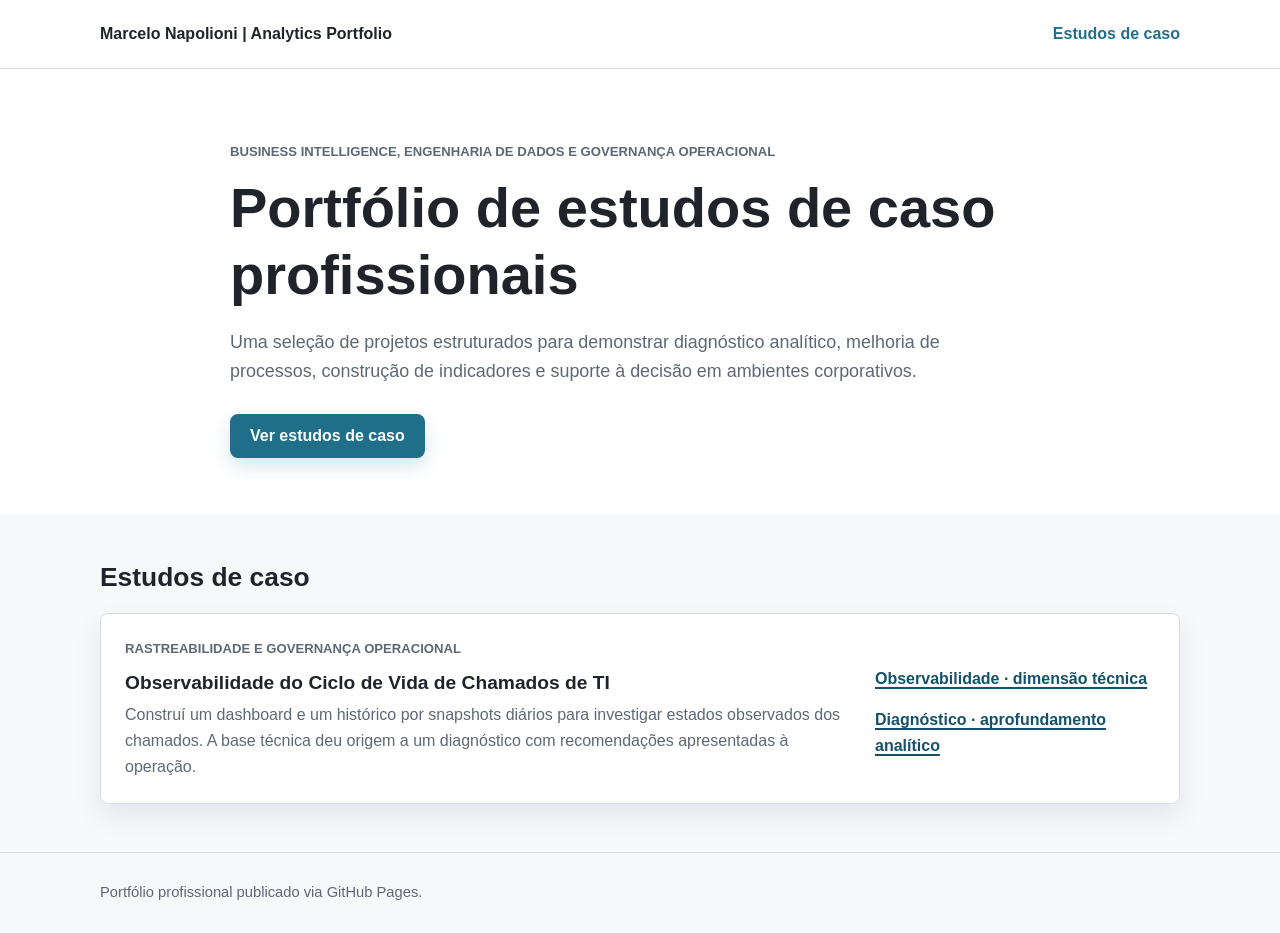
<file: index.html>
<!doctype html>
<html lang="pt-BR">
  <head>
    <meta charset="utf-8">
    <meta name="viewport" content="width=device-width, initial-scale=1">
    <title>Marcelo Napolioni | Analytics Portfolio</title>
    <meta
      name="description"
      content="Portfólio profissional com estudos de caso em Business Intelligence, Engenharia de Dados, Processos de TI e Governança Operacional."
    >
    <link rel="stylesheet" href="css/styles.css">
  </head>
  <body>
    <header class="site-header">
      <nav class="container nav" aria-label="Navegação principal">
        <a class="brand" href="index.html">Marcelo Napolioni | Analytics Portfolio</a>
        <a class="nav-link" href="#estudos-de-caso">Estudos de caso</a>
      </nav>
    </header>

    <main>
      <section class="hero">
        <div class="container hero-content">
          <p class="eyebrow">Business Intelligence, Engenharia de Dados e Governança Operacional</p>
          <h1>Portfólio de estudos de caso profissionais</h1>
          <p class="lead">
            Uma seleção de projetos estruturados para demonstrar diagnóstico analítico,
            melhoria de processos, construção de indicadores e suporte à decisão em
            ambientes corporativos.
          </p>
          <a class="button" href="#estudos-de-caso">
            Ver estudos de caso
          </a>
        </div>
      </section>

      <section class="section" id="estudos-de-caso">
        <div class="container">
          <h2>Estudos de caso</h2>
          <article class="case-card">
            <div>
              <p class="eyebrow">Rastreabilidade e Governança Operacional</p>
              <h3>Observabilidade do Ciclo de Vida de Chamados de TI</h3>
              <p>
                Construí um dashboard e um histórico por snapshots diários para
                investigar estados observados dos chamados. A base técnica deu
                origem a um diagnóstico com recomendações apresentadas à operação.
              </p>
            </div>
            <div class="case-links" aria-label="Duas dimensões do mesmo projeto">
              <a class="text-link" href="cases/observabilidade-chamados-ti.html">Observabilidade · dimensão técnica</a>
              <a class="text-link" href="cases/diagnostico-operacional-ti.html">Diagnóstico · aprofundamento analítico</a>
            </div>
          </article>
        </div>
      </section>
    </main>

    <footer class="site-footer">
      <div class="container">
        <p>Portfólio profissional publicado via GitHub Pages.</p>
      </div>
    </footer>
  </body>
</html>
</file>
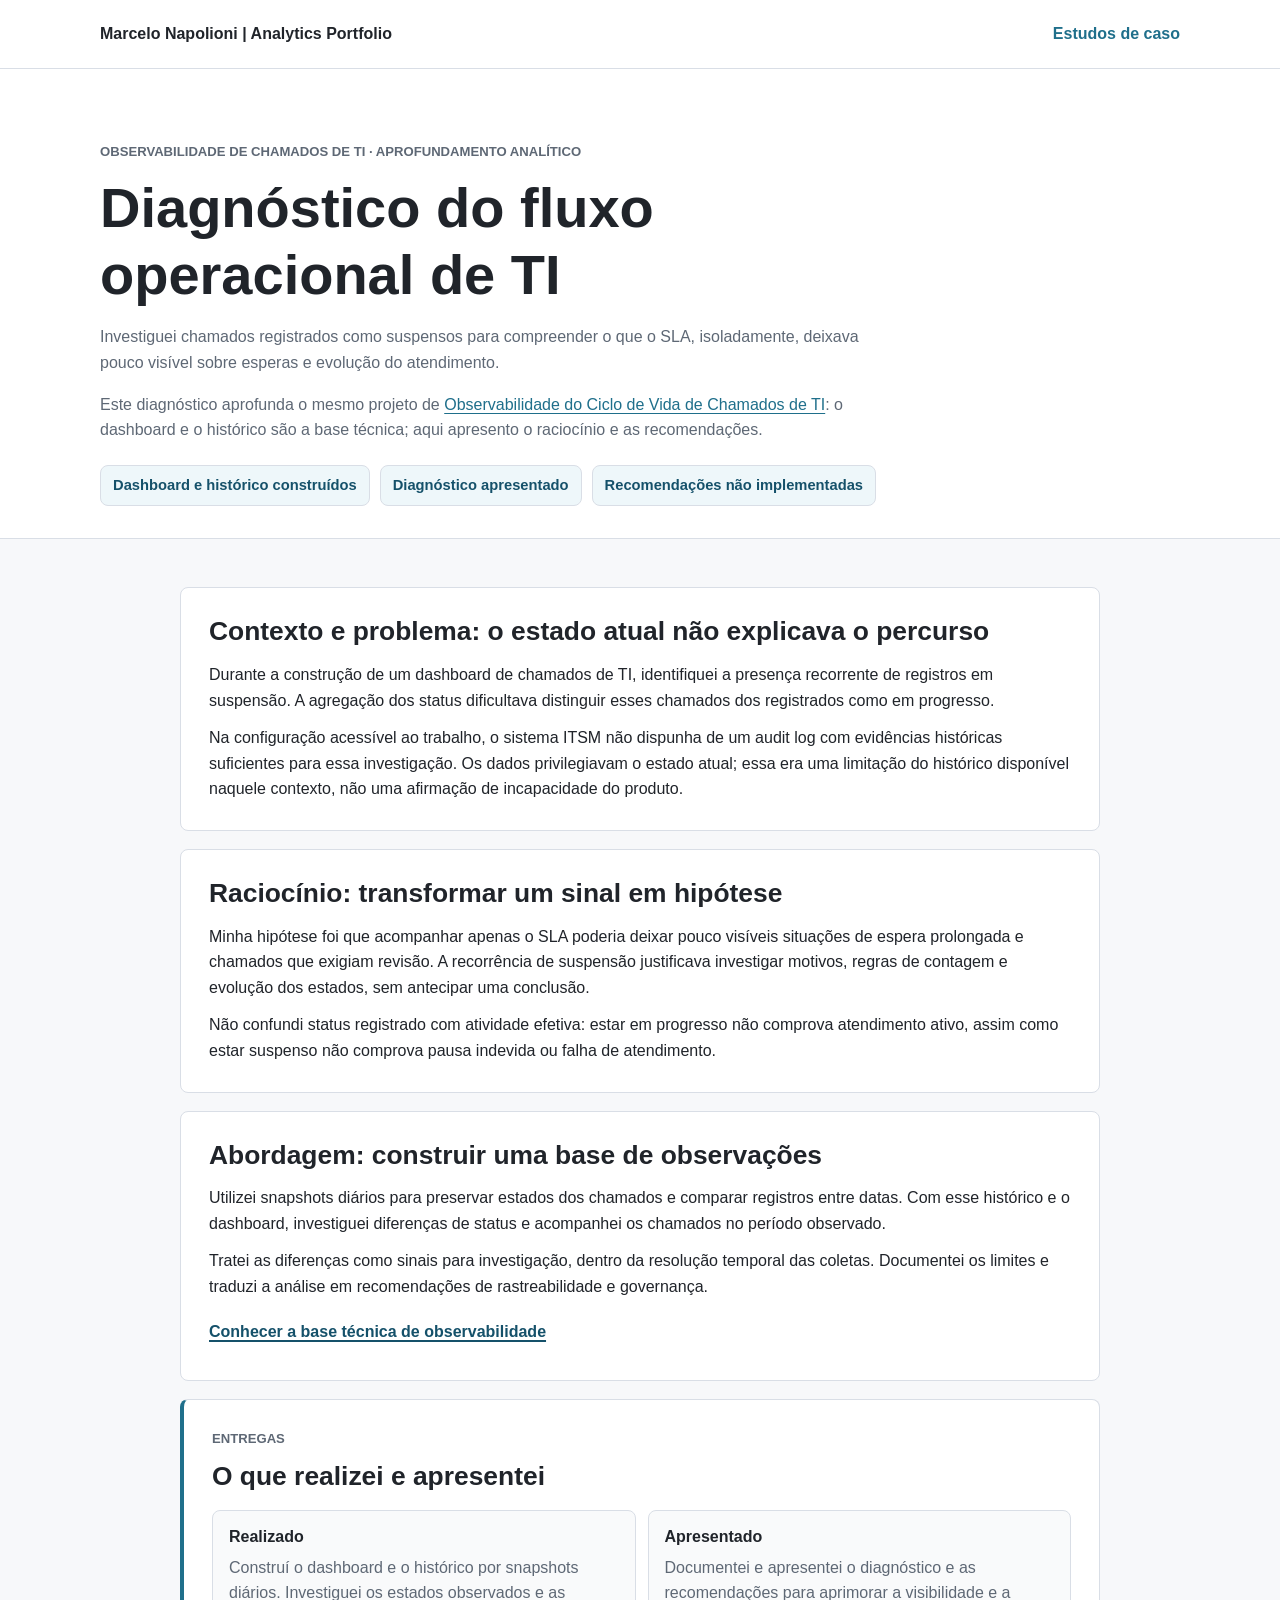
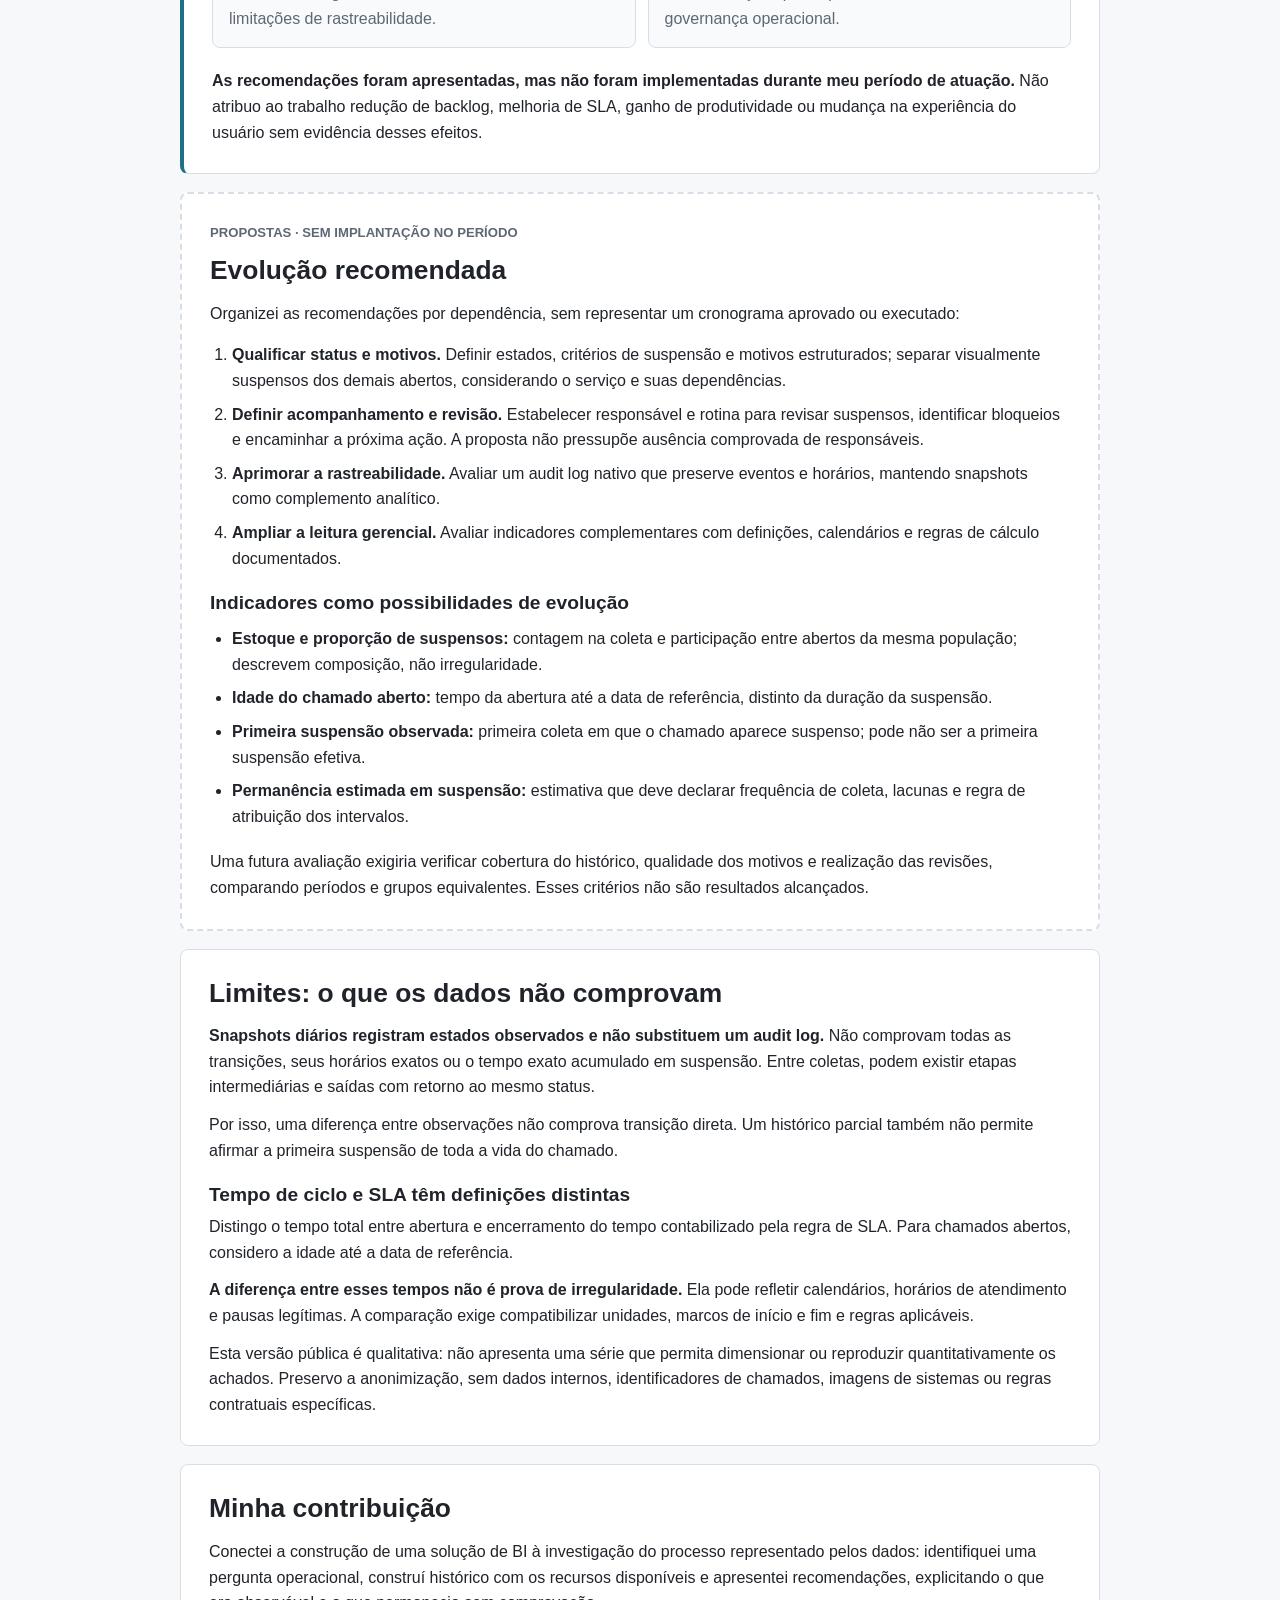
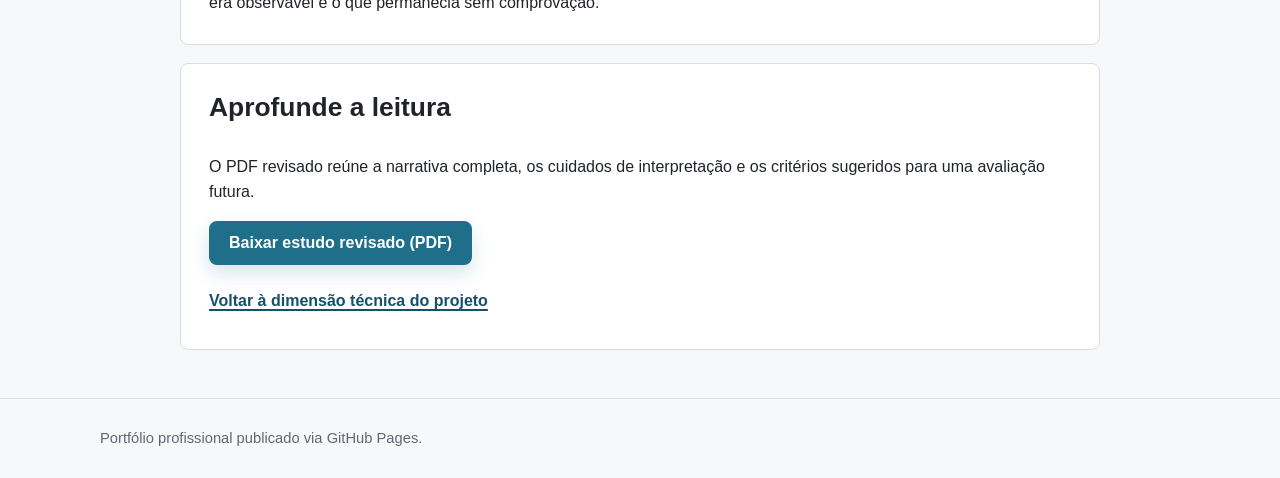
<file: cases/diagnostico-operacional-ti.html>
<!doctype html>
<html lang="pt-BR">
  <head>
    <meta charset="utf-8">
    <meta name="viewport" content="width=device-width, initial-scale=1">
    <title>Diagnóstico do Fluxo Operacional de TI | Marcelo Napolioni | Analytics Portfolio</title>
    <meta
      name="description"
      content="Aprofundamento analítico do projeto de observabilidade: raciocínio, estados observados, entregas, recomendações e limites da evidência."
    >
    <link rel="stylesheet" href="../css/styles.css">
  </head>
  <body>
    <header class="site-header">
      <nav class="container nav" aria-label="Navegação principal">
        <a class="brand" href="../index.html">Marcelo Napolioni | Analytics Portfolio</a>
        <a class="nav-link" href="../index.html#estudos-de-caso">Estudos de caso</a>
      </nav>
    </header>

    <main>
      <section class="page-title">
        <div class="container">
          <p class="eyebrow">Observabilidade de chamados de TI · Aprofundamento analítico</p>
          <h1>Diagnóstico do fluxo operacional de TI</h1>
          <p>Investiguei chamados registrados como suspensos para compreender o que o SLA, isoladamente, deixava pouco visível sobre esperas e evolução do atendimento.</p>
          <p>Este diagnóstico aprofunda o mesmo projeto de <a href="observabilidade-chamados-ti.html">Observabilidade do Ciclo de Vida de Chamados de TI</a>: o dashboard e o histórico são a base técnica; aqui apresento o raciocínio e as recomendações.</p>
          <div class="highlight-row" aria-label="Escopo do trabalho">
            <span>Dashboard e histórico construídos</span>
            <span>Diagnóstico apresentado</span>
            <span>Recomendações não implementadas</span>
          </div>
        </div>
      </section>
      <section class="section case-study" aria-label="Relato do diagnóstico">
        <div class="container case-content">
          <section class="case-section">
            <h2>Contexto e problema: o estado atual não explicava o percurso</h2>
            <p>Durante a construção de um dashboard de chamados de TI, identifiquei a presença recorrente de registros em suspensão. A agregação dos status dificultava distinguir esses chamados dos registrados como em progresso.</p>
            <p>Na configuração acessível ao trabalho, o sistema ITSM não dispunha de um audit log com evidências históricas suficientes para essa investigação. Os dados privilegiavam o estado atual; essa era uma limitação do histórico disponível naquele contexto, não uma afirmação de incapacidade do produto.</p>
          </section>
          <section class="case-section">
            <h2>Raciocínio: transformar um sinal em hipótese</h2>
            <p>Minha hipótese foi que acompanhar apenas o SLA poderia deixar pouco visíveis situações de espera prolongada e chamados que exigiam revisão. A recorrência de suspensão justificava investigar motivos, regras de contagem e evolução dos estados, sem antecipar uma conclusão.</p>
            <p>Não confundi status registrado com atividade efetiva: estar em progresso não comprova atendimento ativo, assim como estar suspenso não comprova pausa indevida ou falha de atendimento.</p>
          </section>
          <section class="case-section">
            <h2>Abordagem: construir uma base de observações</h2>
            <p>Utilizei snapshots diários para preservar estados dos chamados e comparar registros entre datas. Com esse histórico e o dashboard, investiguei diferenças de status e acompanhei os chamados no período observado.</p>
            <p>Tratei as diferenças como sinais para investigação, dentro da resolução temporal das coletas. Documentei os limites e traduzi a análise em recomendações de rastreabilidade e governança.</p>
            <p><a class="text-link" href="observabilidade-chamados-ti.html">Conhecer a base técnica de observabilidade</a></p>
          </section>
          <section class="case-section delivery-section">
            <p class="eyebrow">Entregas</p>
            <h2>O que realizei e apresentei</h2>
            <div class="flow-grid">
              <div><h3>Realizado</h3><p>Construí o dashboard e o histórico por snapshots diários. Investiguei os estados observados e as limitações de rastreabilidade.</p></div>
              <div><h3>Apresentado</h3><p>Documentei e apresentei o diagnóstico e as recomendações para aprimorar a visibilidade e a governança operacional.</p></div>
            </div>
            <p class="scope-note"><strong>As recomendações foram apresentadas, mas não foram implementadas durante meu período de atuação.</strong> Não atribuo ao trabalho redução de backlog, melhoria de SLA, ganho de produtividade ou mudança na experiência do usuário sem evidência desses efeitos.</p>
          </section>
          <section class="case-section proposal-section">
            <p class="eyebrow">Propostas · Sem implantação no período</p>
            <h2>Evolução recomendada</h2>
            <p>Organizei as recomendações por dependência, sem representar um cronograma aprovado ou executado:</p>
            <ol>
              <li><strong>Qualificar status e motivos.</strong> Definir estados, critérios de suspensão e motivos estruturados; separar visualmente suspensos dos demais abertos, considerando o serviço e suas dependências.</li>
              <li><strong>Definir acompanhamento e revisão.</strong> Estabelecer responsável e rotina para revisar suspensos, identificar bloqueios e encaminhar a próxima ação. A proposta não pressupõe ausência comprovada de responsáveis.</li>
              <li><strong>Aprimorar a rastreabilidade.</strong> Avaliar um audit log nativo que preserve eventos e horários, mantendo snapshots como complemento analítico.</li>
              <li><strong>Ampliar a leitura gerencial.</strong> Avaliar indicadores complementares com definições, calendários e regras de cálculo documentados.</li>
            </ol>
            <h3 class="subheading">Indicadores como possibilidades de evolução</h3>
            <ul>
              <li><strong>Estoque e proporção de suspensos:</strong> contagem na coleta e participação entre abertos da mesma população; descrevem composição, não irregularidade.</li>
              <li><strong>Idade do chamado aberto:</strong> tempo da abertura até a data de referência, distinto da duração da suspensão.</li>
              <li><strong>Primeira suspensão observada:</strong> primeira coleta em que o chamado aparece suspenso; pode não ser a primeira suspensão efetiva.</li>
              <li><strong>Permanência estimada em suspensão:</strong> estimativa que deve declarar frequência de coleta, lacunas e regra de atribuição dos intervalos.</li>
            </ul>
            <p class="scope-note">Uma futura avaliação exigiria verificar cobertura do histórico, qualidade dos motivos e realização das revisões, comparando períodos e grupos equivalentes. Esses critérios não são resultados alcançados.</p>
          </section>
          <section class="case-section">
            <h2>Limites: o que os dados não comprovam</h2>
            <p><strong>Snapshots diários registram estados observados e não substituem um audit log.</strong> Não comprovam todas as transições, seus horários exatos ou o tempo exato acumulado em suspensão. Entre coletas, podem existir etapas intermediárias e saídas com retorno ao mesmo status.</p>
            <p>Por isso, uma diferença entre observações não comprova transição direta. Um histórico parcial também não permite afirmar a primeira suspensão de toda a vida do chamado.</p>
            <h3 class="subheading">Tempo de ciclo e SLA têm definições distintas</h3>
            <p>Distingo o tempo total entre abertura e encerramento do tempo contabilizado pela regra de SLA. Para chamados abertos, considero a idade até a data de referência.</p>
            <p><strong>A diferença entre esses tempos não é prova de irregularidade.</strong> Ela pode refletir calendários, horários de atendimento e pausas legítimas. A comparação exige compatibilizar unidades, marcos de início e fim e regras aplicáveis.</p>
            <p>Esta versão pública é qualitativa: não apresenta uma série que permita dimensionar ou reproduzir quantitativamente os achados. Preservo a anonimização, sem dados internos, identificadores de chamados, imagens de sistemas ou regras contratuais específicas.</p>
          </section>
          <section class="case-section">
            <h2>Minha contribuição</h2>
            <p>Conectei a construção de uma solução de BI à investigação do processo representado pelos dados: identifiquei uma pergunta operacional, construí histórico com os recursos disponíveis e apresentei recomendações, explicitando o que era observável e o que permanecia sem comprovação.</p>
          </section>
          <section class="case-section download-section">
            <h2>Aprofunde a leitura</h2>
            <p>O PDF revisado reúne a narrativa completa, os cuidados de interpretação e os critérios sugeridos para uma avaliação futura.</p>
            <a class="button" href="../assets/estudo-de-caso-diagnostico-operacional-ti-revisado.pdf" download>Baixar estudo revisado (PDF)</a>
            <a class="text-link" href="observabilidade-chamados-ti.html">Voltar à dimensão técnica do projeto</a>
          </section>
        </div>
      </section>
    </main>

    <footer class="site-footer">
      <div class="container">
        <p>Portfólio profissional publicado via GitHub Pages.</p>
      </div>
    </footer>
  </body>
</html>
</file>
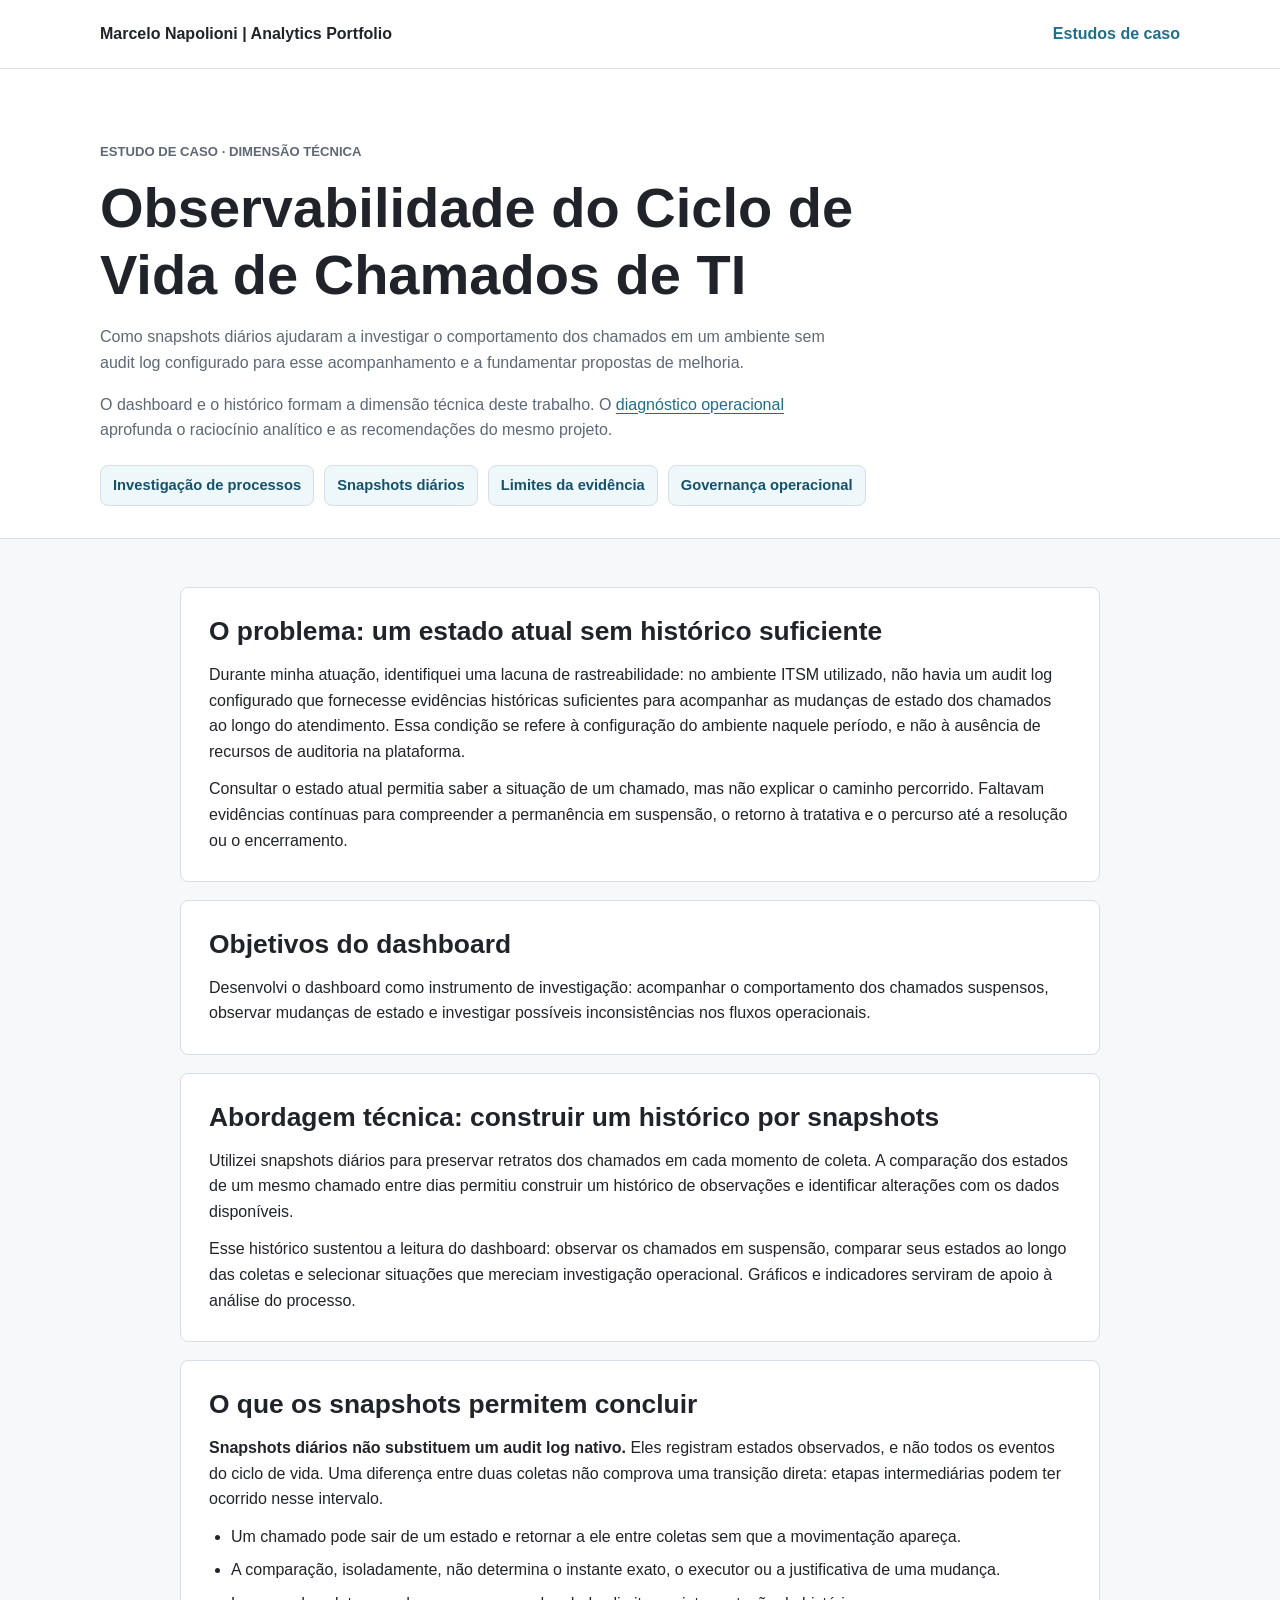
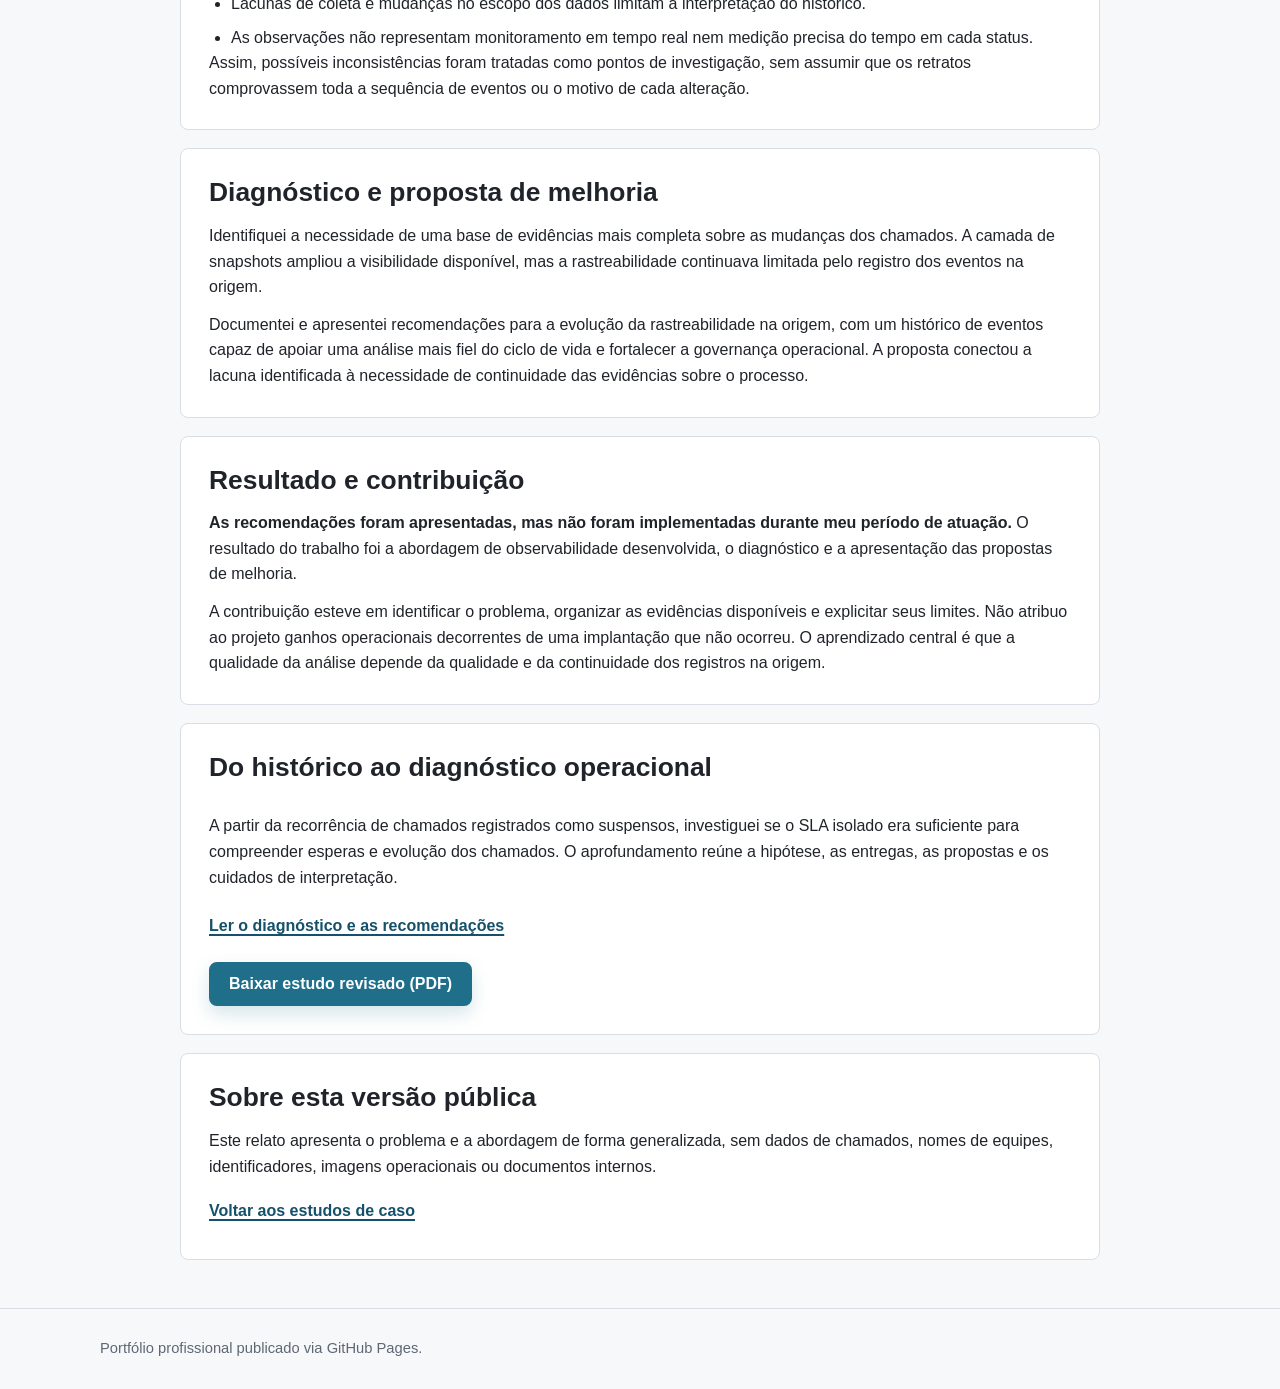
<file: cases/observabilidade-chamados-ti.html>
<!doctype html>
<html lang="pt-BR">
  <head>
    <meta charset="utf-8">
    <meta name="viewport" content="width=device-width, initial-scale=1">
    <title>Observabilidade do Ciclo de Vida de Chamados de TI | Marcelo Napolioni</title>
    <meta name="description" content="Estudo de caso sobre uma lacuna de rastreabilidade no sistema ITSM, histórico por snapshots diários e propostas de melhoria da governança operacional.">
    <link rel="stylesheet" href="../css/styles.css">
  </head>
  <body>
    <header class="site-header">
      <nav class="container nav" aria-label="Navegação principal">
        <a class="brand" href="../index.html">Marcelo Napolioni | Analytics Portfolio</a>
        <a class="nav-link" href="../index.html#estudos-de-caso">Estudos de caso</a>
      </nav>
    </header>

    <main>
      <section class="page-title">
        <div class="container">
          <p class="eyebrow">Estudo de caso · Dimensão técnica</p>
          <h1>Observabilidade do Ciclo de Vida de Chamados de TI</h1>
          <p>
            Como snapshots diários ajudaram a investigar o comportamento dos
            chamados em um ambiente sem audit log configurado para esse
            acompanhamento e a fundamentar propostas de melhoria.
          </p>
          <p>O dashboard e o histórico formam a dimensão técnica deste trabalho.
            O <a href="diagnostico-operacional-ti.html">diagnóstico operacional</a>
            aprofunda o raciocínio analítico e as recomendações do mesmo projeto.</p>
          <div class="highlight-row" aria-label="Temas do estudo de caso">
            <span>Investigação de processos</span>
            <span>Snapshots diários</span>
            <span>Limites da evidência</span>
            <span>Governança operacional</span>
          </div>
        </div>
      </section>

      <section class="section case-study" aria-label="Relato da investigação">
        <div class="container case-content">
          <section class="case-section">
            <h2>O problema: um estado atual sem histórico suficiente</h2>
            <p>
              Durante minha atuação, identifiquei uma lacuna de rastreabilidade:
              no ambiente ITSM utilizado, não havia um audit log configurado
              que fornecesse evidências históricas suficientes para acompanhar
              as mudanças de estado dos chamados ao longo do atendimento.
              Essa condição se refere à configuração do ambiente naquele período,
              e não à ausência de recursos de auditoria na plataforma.
            </p>
            <p>
              Consultar o estado atual permitia saber a situação de um chamado,
              mas não explicar o caminho percorrido. Faltavam evidências contínuas
              para compreender a permanência em suspensão, o retorno à tratativa
              e o percurso até a resolução ou o encerramento.
            </p>
          </section>

          <section class="case-section">
            <h2>Objetivos do dashboard</h2>
            <p>
              Desenvolvi o dashboard como instrumento de investigação:
              acompanhar o comportamento dos chamados suspensos, observar
              mudanças de estado e investigar possíveis inconsistências nos
              fluxos operacionais.
            </p>
          </section>

          <section class="case-section">
            <h2>Abordagem técnica: construir um histórico por snapshots</h2>
            <p>
              Utilizei snapshots diários para preservar retratos dos chamados
              em cada momento de coleta. A comparação dos estados de um mesmo
              chamado entre dias permitiu construir um histórico de observações
              e identificar alterações com os dados disponíveis.
            </p>
            <p>
              Esse histórico sustentou a leitura do dashboard: observar os
              chamados em suspensão, comparar seus estados ao longo das coletas
              e selecionar situações que mereciam investigação operacional.
              Gráficos e indicadores serviram de apoio à análise do processo.
            </p>
          </section>

          <section class="case-section">
            <h2>O que os snapshots permitem concluir</h2>
            <p>
              <strong>Snapshots diários não substituem um audit log nativo.</strong>
              Eles registram estados observados, e não todos os eventos do ciclo
              de vida. Uma diferença entre duas coletas não comprova uma transição
              direta: etapas intermediárias podem ter ocorrido nesse intervalo.
            </p>
            <ul>
              <li>Um chamado pode sair de um estado e retornar a ele entre coletas sem que a movimentação apareça.</li>
              <li>A comparação, isoladamente, não determina o instante exato, o executor ou a justificativa de uma mudança.</li>
              <li>Lacunas de coleta e mudanças no escopo dos dados limitam a interpretação do histórico.</li>
              <li>As observações não representam monitoramento em tempo real nem medição precisa do tempo em cada status.</li>
            </ul>
            <p>
              Assim, possíveis inconsistências foram tratadas como pontos de
              investigação, sem assumir que os retratos comprovassem toda a
              sequência de eventos ou o motivo de cada alteração.
            </p>
          </section>

          <section class="case-section">
            <h2>Diagnóstico e proposta de melhoria</h2>
            <p>
              Identifiquei a necessidade de uma base de evidências
              mais completa sobre as mudanças dos chamados. A camada de snapshots
              ampliou a visibilidade disponível, mas a rastreabilidade continuava
              limitada pelo registro dos eventos na origem.
            </p>
            <p>
              Documentei e apresentei recomendações para a
              evolução da rastreabilidade na origem, com um histórico de eventos
              capaz de apoiar uma análise mais fiel do ciclo de vida e fortalecer
              a governança operacional. A proposta conectou a lacuna identificada
              à necessidade de continuidade das evidências sobre o processo.
            </p>
          </section>

          <section class="case-section">
            <h2>Resultado e contribuição</h2>
            <p>
              <strong>As recomendações foram apresentadas, mas não foram
              implementadas durante meu período de atuação.</strong>
              O resultado do trabalho foi a abordagem de observabilidade
              desenvolvida, o diagnóstico e a apresentação das propostas de melhoria.
            </p>
            <p>
              A contribuição esteve em identificar o problema, organizar as
              evidências disponíveis e explicitar seus limites. Não atribuo ao
              projeto ganhos operacionais decorrentes de uma implantação que
              não ocorreu. O aprendizado central é que a qualidade da análise
              depende da qualidade e da continuidade dos registros na origem.
            </p>
          </section>

          <section class="case-section download-section">
            <h2>Do histórico ao diagnóstico operacional</h2>
            <p>A partir da recorrência de chamados registrados como suspensos, investiguei se o SLA isolado era suficiente para compreender esperas e evolução dos chamados. O aprofundamento reúne a hipótese, as entregas, as propostas e os cuidados de interpretação.</p>
            <a class="text-link" href="diagnostico-operacional-ti.html">Ler o diagnóstico e as recomendações</a>
            <a class="button" href="../assets/estudo-de-caso-diagnostico-operacional-ti-revisado.pdf" download>Baixar estudo revisado (PDF)</a>
          </section>
          <section class="case-section">
            <h2>Sobre esta versão pública</h2>
            <p>
              Este relato apresenta o problema e a abordagem de forma generalizada,
              sem dados de chamados, nomes de equipes, identificadores, imagens
              operacionais ou documentos internos.
            </p>
            <p><a class="text-link" href="../index.html#estudos-de-caso">Voltar aos estudos de caso</a></p>
          </section>
        </div>
      </section>
    </main>

    <footer class="site-footer">
      <div class="container">
        <p>Portfólio profissional publicado via GitHub Pages.</p>
      </div>
    </footer>
  </body>
</html>
</file>
<file: css/styles.css>
:root {
  --color-bg: #f7f8fa;
  --color-surface: #ffffff;
  --color-text: #20242a;
  --color-muted: #5e6875;
  --color-border: #d9dee6;
  --color-accent: #1f6f8b;
  --color-accent-dark: #15516a;
  --shadow-soft: 0 12px 28px rgba(20, 30, 45, 0.08);
  --radius: 8px;
  --max-width: 1080px;
}

* {
  box-sizing: border-box;
}

body {
  margin: 0;
  background: var(--color-bg);
  color: var(--color-text);
  font-family: Arial, Helvetica, sans-serif;
  line-height: 1.6;
}

a {
  color: var(--color-accent);
  text-underline-offset: 0.18em;
}

a:hover {
  color: var(--color-accent-dark);
}

a:focus-visible {
  outline: 3px solid rgba(31, 111, 139, 0.28);
  outline-offset: 3px;
}

.container {
  width: min(100% - 32px, var(--max-width));
  margin: 0 auto;
}

.site-header {
  background: var(--color-surface);
  border-bottom: 1px solid var(--color-border);
}

.nav {
  display: flex;
  align-items: center;
  justify-content: space-between;
  min-height: 68px;
  gap: 24px;
}

.brand {
  color: var(--color-text);
  font-size: 1rem;
  font-weight: 700;
  text-decoration: none;
}

.nav-link,
.text-link {
  font-weight: 700;
}

.nav-link {
  text-decoration: none;
}

.text-link {
  display: inline-flex;
  align-items: center;
  min-height: 40px;
  color: var(--color-accent-dark);
  text-decoration: underline;
  text-decoration-thickness: 2px;
}

.hero {
  padding: 72px 0 56px;
  background: var(--color-surface);
}

.hero-content {
  max-width: 820px;
}

.eyebrow {
  margin: 0 0 12px;
  color: var(--color-muted);
  font-size: 0.82rem;
  font-weight: 700;
  letter-spacing: 0;
  text-transform: uppercase;
}

h1,
h2,
h3 {
  margin: 0;
  line-height: 1.2;
}

h1 {
  max-width: 780px;
  font-size: clamp(2rem, 5vw, 3.5rem);
}

h2 {
  font-size: 1.65rem;
}

h3 {
  margin-bottom: 8px;
  font-size: 1.2rem;
}

p {
  margin: 0;
}

.lead {
  max-width: 720px;
  margin: 20px 0 28px;
  color: var(--color-muted);
  font-size: 1.12rem;
}

.button {
  display: inline-flex;
  align-items: center;
  justify-content: center;
  min-height: 44px;
  padding: 0 18px;
  border: 2px solid var(--color-accent);
  border-radius: var(--radius);
  background: var(--color-accent);
  color: #ffffff;
  cursor: pointer;
  font-weight: 700;
  text-decoration: none;
  box-shadow: 0 8px 18px rgba(31, 111, 139, 0.18);
  transition: background 160ms ease, border-color 160ms ease, box-shadow 160ms ease;
}

.button:hover {
  border-color: var(--color-accent-dark);
  background: var(--color-accent-dark);
  color: #ffffff;
  box-shadow: 0 10px 22px rgba(21, 81, 106, 0.24);
}

.section {
  padding: 48px 0;
}

.case-card {
  margin-top: 20px;
}

.case-card {
  display: flex;
  align-items: center;
  justify-content: space-between;
  gap: 24px;
  padding: 24px;
  border: 1px solid var(--color-border);
  border-radius: var(--radius);
  background: var(--color-surface);
  box-shadow: var(--shadow-soft);
}

.case-card p {
  color: var(--color-muted);
}

.case-links {
  display: grid;
  gap: 8px;
  flex: 0 0 280px;
}

.case-section .scope-note,
.subheading {
  margin-top: 20px;
}

.case-section ol {
  padding-left: 22px;
}

.page-title {
  padding: 56px 0 32px;
  background: var(--color-surface);
  border-bottom: 1px solid var(--color-border);
}

.page-title p {
  max-width: 760px;
  margin-top: 16px;
  color: var(--color-muted);
}

.highlight-row {
  display: flex;
  flex-wrap: wrap;
  gap: 10px;
  margin-top: 22px;
}

.highlight-row span {
  padding: 8px 12px;
  border: 1px solid var(--color-border);
  border-radius: var(--radius);
  background: #eef7fa;
  color: var(--color-accent-dark);
  font-size: 0.92rem;
  font-weight: 700;
}

.case-study {
  background: var(--color-bg);
}

.case-content {
  display: grid;
  gap: 18px;
  max-width: 920px;
}

.case-section {
  padding: 28px;
  border: 1px solid var(--color-border);
  border-radius: var(--radius);
  background: var(--color-surface);
}

.case-section h2 {
  margin-bottom: 14px;
}

.delivery-section {
  border-left: 4px solid var(--color-accent);
}

.proposal-section {
  border: 2px dashed var(--color-border);
}

.case-section p + p {
  margin-top: 12px;
}

.case-section ul {
  margin: 12px 0 0;
  padding-left: 22px;
}

.case-section li + li {
  margin-top: 8px;
}

.flow-grid,
.skills-grid {
  display: grid;
  gap: 12px;
  margin-top: 18px;
}

.flow-grid {
  grid-template-columns: repeat(2, minmax(0, 1fr));
}

.flow-grid div {
  padding: 16px;
  border: 1px solid var(--color-border);
  border-radius: var(--radius);
  background: #f9fafb;
}

.flow-grid h3 {
  font-size: 1rem;
}

.flow-grid p {
  margin-top: 8px;
  color: var(--color-muted);
}

.skills-grid {
  grid-template-columns: repeat(3, minmax(0, 1fr));
}

.skill-card {
  padding: 16px;
  border: 1px solid var(--color-border);
  border-radius: var(--radius);
  background: #f9fafb;
  color: var(--color-text);
}

.skill-card h3 {
  margin-bottom: 8px;
  font-size: 1rem;
}

.skill-card p {
  color: var(--color-muted);
  font-size: 0.95rem;
}

.stack-list {
  display: flex;
  flex-wrap: wrap;
  gap: 10px;
  padding-left: 0;
  list-style: none;
}

.stack-list li {
  margin-top: 0;
  padding: 8px 12px;
  border: 1px solid var(--color-border);
  border-radius: var(--radius);
  background: #f9fafb;
  color: var(--color-text);
  font-weight: 700;
}

.stack-list li + li {
  margin-top: 0;
}

.download-section {
  display: grid;
  gap: 16px;
}

.download-section .button {
  justify-self: start;
}

.site-footer {
  padding: 28px 0;
  border-top: 1px solid var(--color-border);
  color: var(--color-muted);
  font-size: 0.92rem;
}

@media (max-width: 720px) {
  .case-links {
    flex-basis: auto;
  }

  .nav,
  .case-card {
    align-items: flex-start;
    flex-direction: column;
  }

  .hero {
    padding: 48px 0 40px;
  }

  .case-section {
    padding: 22px;
  }

  .flow-grid,
  .skills-grid {
    grid-template-columns: 1fr;
  }
}
</file>
